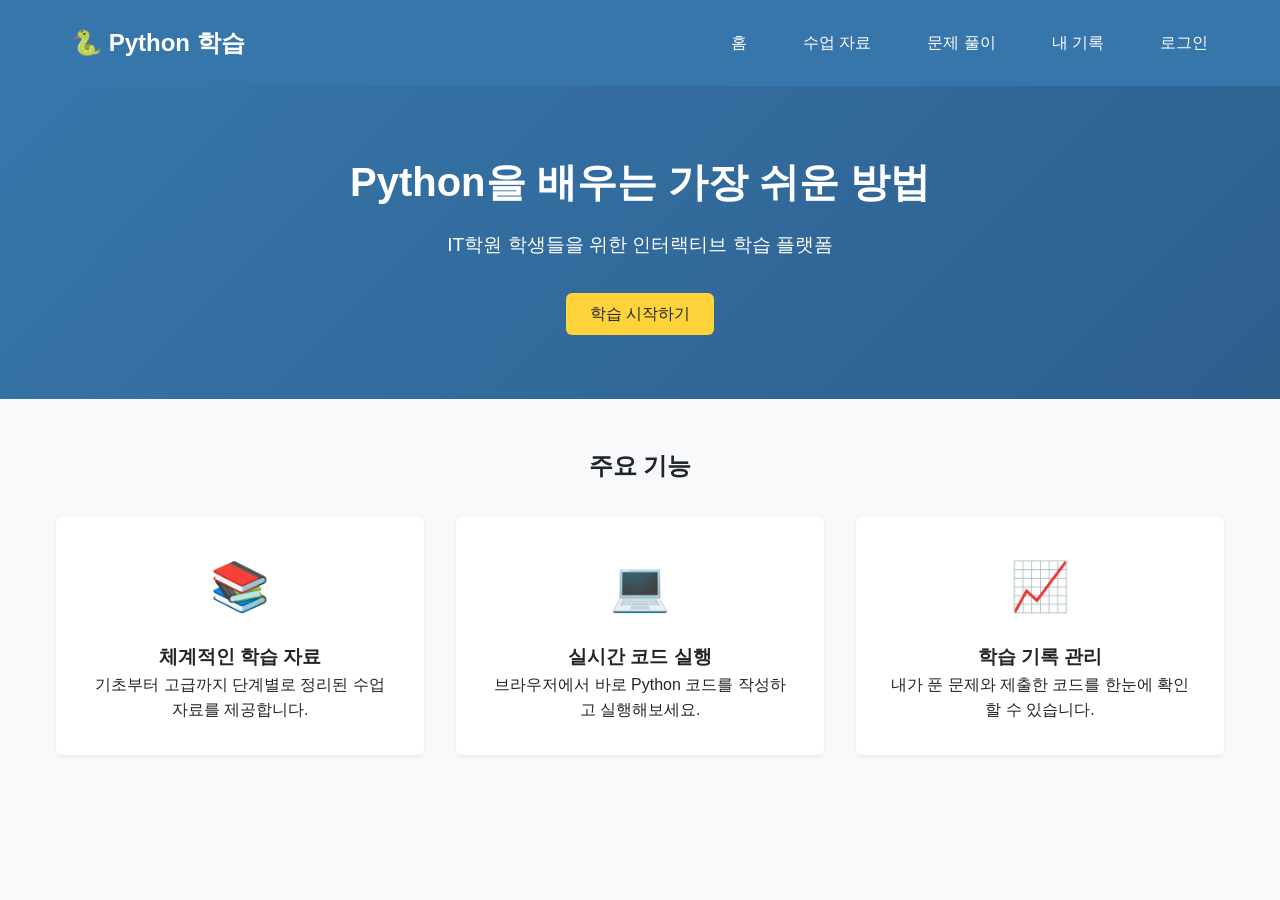
<file: templates/index.html>
<!DOCTYPE html>
<html lang="ko">
<head>
    <meta charset="UTF-8">
    <meta name="viewport" content="width=device-width, initial-scale=1.0">
    <title>Python 학습 플랫폼</title>
    <link rel="stylesheet" href="/static/css/common.css">
    <style>
        .hero {
            background: linear-gradient(135deg, #3776ab 0%, #2d5f8d 100%);
            color: white;
            padding: 4rem 0;
            text-align: center;
        }
        .hero h1 {
            font-size: 2.5rem;
            margin-bottom: 1rem;
        }
        .hero p {
            font-size: 1.2rem;
            margin-bottom: 2rem;
        }
        .features {
            padding: 3rem 0;
        }
        .features-grid {
            display: grid;
            grid-template-columns: repeat(auto-fit, minmax(300px, 1fr));
            gap: 2rem;
            margin-top: 2rem;
        }
        .feature-card {
            background-color: var(--bg-color);
            padding: 2rem;
            border-radius: var(--border-radius);
            box-shadow: var(--shadow-sm);
            text-align: center;
        }
        .feature-icon {
            font-size: 3rem;
            margin-bottom: 1rem;
        }
    </style>
</head>
<body>
    <nav>
        <div class="container">
            <a href="/" class="logo">🐍 Python 학습</a>
            <ul>
                <li><a href="/">홈</a></li>
                <li><a href="/materials">수업 자료</a></li>
                <li><a href="/practice">문제 풀이</a></li>
                <li><a href="/profile/history">내 기록</a></li>
                <li id="auth-nav"></li>
            </ul>
        </div>
    </nav>

    <div class="hero">
        <div class="container">
            <h1>Python을 배우는 가장 쉬운 방법</h1>
            <p>IT학원 학생들을 위한 인터랙티브 학습 플랫폼</p>
            <a href="/materials" class="btn btn-secondary" style="background-color: var(--secondary-color); color: var(--text-color);">
                학습 시작하기
            </a>
        </div>
    </div>

    <div class="features">
        <div class="container">
            <h2 class="text-center" style="margin-bottom: 1rem;">주요 기능</h2>
            <div class="features-grid">
                <div class="feature-card">
                    <div class="feature-icon">📚</div>
                    <h3>체계적인 학습 자료</h3>
                    <p>기초부터 고급까지 단계별로 정리된 수업 자료를 제공합니다.</p>
                </div>
                <div class="feature-card">
                    <div class="feature-icon">💻</div>
                    <h3>실시간 코드 실행</h3>
                    <p>브라우저에서 바로 Python 코드를 작성하고 실행해보세요.</p>
                </div>
                <div class="feature-card">
                    <div class="feature-icon">📈</div>
                    <h3>학습 기록 관리</h3>
                    <p>내가 푼 문제와 제출한 코드를 한눈에 확인할 수 있습니다.</p>
                </div>
            </div>
        </div>
    </div>

    <script src="/static/js/utils.js"></script>
    <script>
        // 로그인 상태에 따라 네비게이션 메뉴 변경
        const authNav = document.getElementById('auth-nav');
        if (isLoggedIn()) {
            const user = getCurrentUser();
            authNav.innerHTML = `
                <span style="color: white; margin-right: 1rem;">👤 ${escapeHtml(user.username)}</span>
                <a href="#" onclick="AuthAPI.logout(); return false;">로그아웃</a>
            `;
        } else {
            authNav.innerHTML = '<a href="/login">로그인</a>';
        }
    </script>
    <script src="/static/js/api.js"></script>
</body>
</html>
</file>
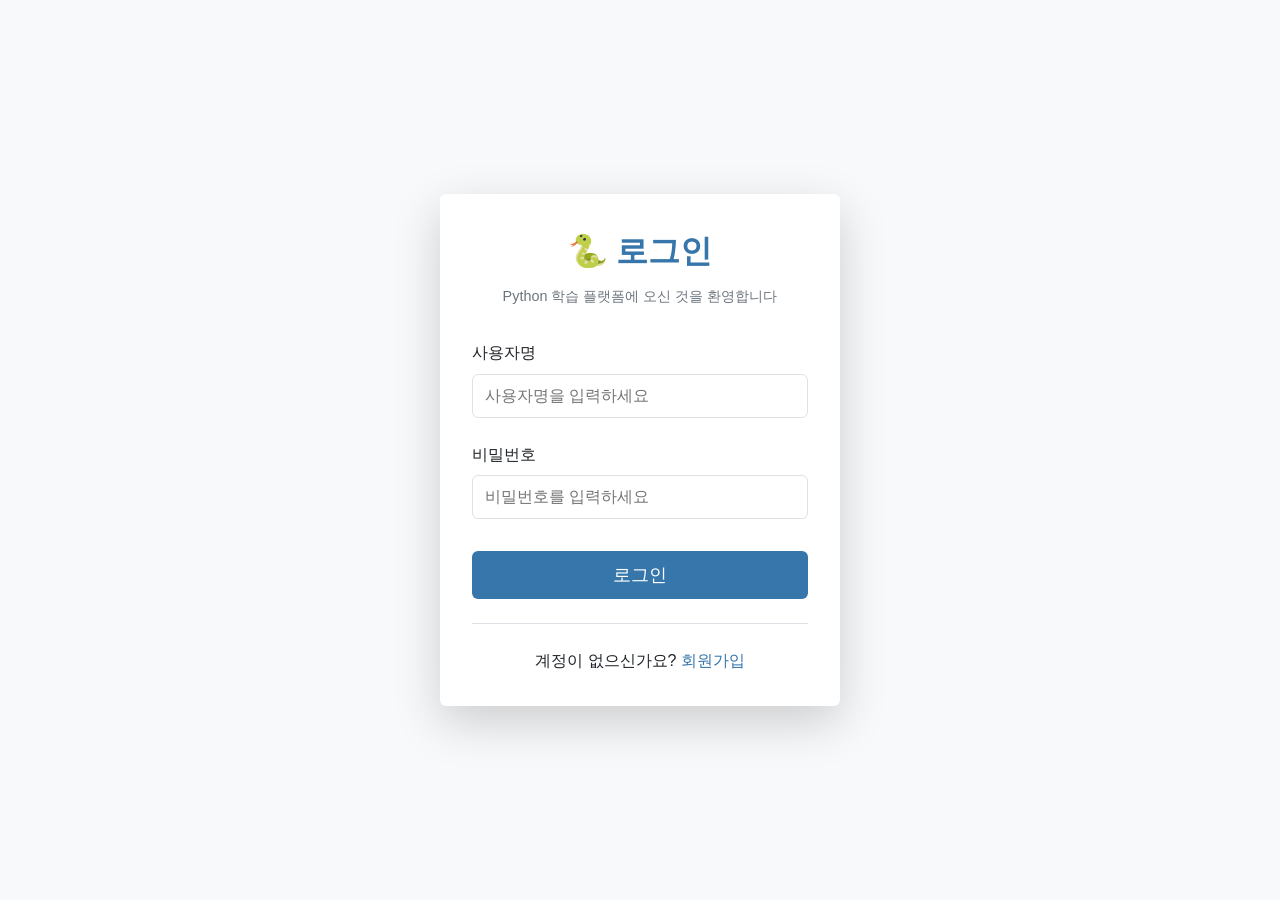
<file: templates/auth/login.html>
<!DOCTYPE html>
<html lang="ko">
<head>
    <meta charset="UTF-8">
    <meta name="viewport" content="width=device-width, initial-scale=1.0">
    <title>로그인 - Python 학습 플랫폼</title>
    <link rel="stylesheet" href="/static/css/common.css">
    <link rel="stylesheet" href="/static/css/auth.css">
</head>
<body>
    <div class="auth-container">
        <div class="auth-card">
            <div class="auth-header">
                <h1>🐍 로그인</h1>
                <p>Python 학습 플랫폼에 오신 것을 환영합니다</p>
            </div>

            <div id="error-message" class="alert alert-error"></div>

            <form id="login-form" class="auth-form">
                <div class="form-group">
                    <label for="username" class="form-label">사용자명</label>
                    <input 
                        type="text" 
                        id="username" 
                        name="username" 
                        class="form-input" 
                        placeholder="사용자명을 입력하세요"
                        required
                        autocomplete="username"
                    >
                </div>

                <div class="form-group">
                    <label for="password" class="form-label">비밀번호</label>
                    <input 
                        type="password" 
                        id="password" 
                        name="password" 
                        class="form-input" 
                        placeholder="비밀번호를 입력하세요"
                        required
                        autocomplete="current-password"
                    >
                </div>

                <button type="submit" class="btn btn-primary" id="submit-btn" data-original-text="로그인">
                    로그인
                </button>
            </form>

            <div class="auth-footer">
                <p>계정이 없으신가요? <a href="/register">회원가입</a></p>
            </div>
        </div>
    </div>

    <div id="loader" class="loader"></div>

    <script src="/static/js/utils.js"></script>
    <script src="/static/js/api.js"></script>
    <script src="/static/js/auth.js"></script>
    <script>
        // 이미 로그인되어 있으면 홈으로 리다이렉트
        if (isLoggedIn()) {
            window.location.href = '/';
        }

        // 로그인 폼 제출 처리
        document.getElementById('login-form').addEventListener('submit', async (e) => {
            e.preventDefault();
            
            const username = document.getElementById('username').value.trim();
            const password = document.getElementById('password').value;
            
            setLoading(true, 'submit-btn');
            
            try {
                const response = await AuthAPI.login(username, password);
                
                if (response.success) {
                    window.location.href = '/';
                }
            } catch (error) {
                showError(error.message);
            } finally {
                setLoading(false, 'submit-btn');
            }
        });
    </script>
</body>
</html>
</file>
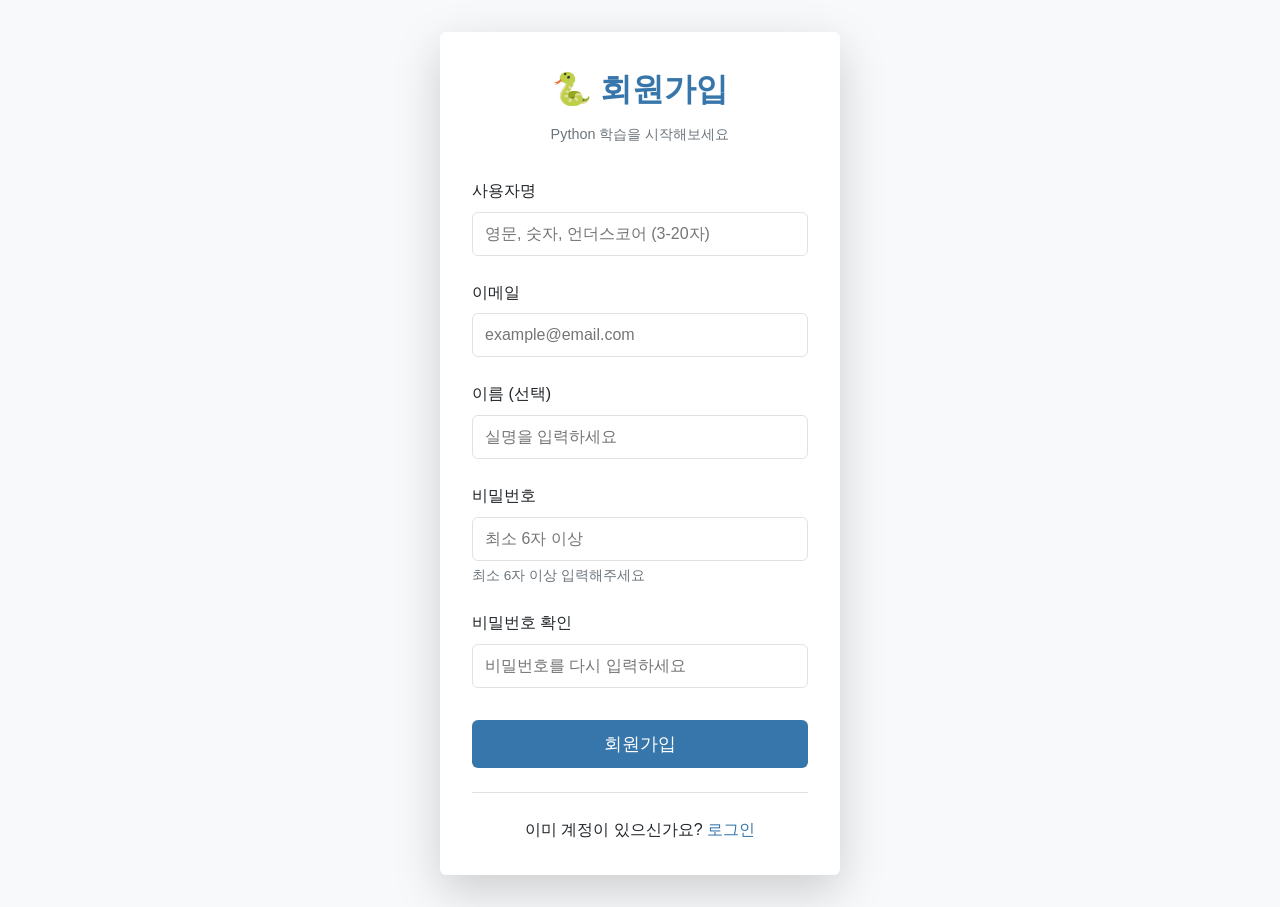
<file: templates/auth/register.html>
<!DOCTYPE html>
<html lang="ko">
<head>
    <meta charset="UTF-8">
    <meta name="viewport" content="width=device-width, initial-scale=1.0">
    <title>회원가입 - Python 학습 플랫폼</title>
    <link rel="stylesheet" href="/static/css/common.css">
    <link rel="stylesheet" href="/static/css/auth.css">
</head>
<body>
    <div class="auth-container">
        <div class="auth-card">
            <div class="auth-header">
                <h1>🐍 회원가입</h1>
                <p>Python 학습을 시작해보세요</p>
            </div>

            <div id="error-message" class="alert alert-error"></div>

            <form id="register-form" class="auth-form">
                <div class="form-group">
                    <label for="username" class="form-label">사용자명</label>
                    <input 
                        type="text" 
                        id="username" 
                        name="username" 
                        class="form-input" 
                        placeholder="영문, 숫자, 언더스코어 (3-20자)"
                        required
                        autocomplete="username"
                    >
                </div>

                <div class="form-group">
                    <label for="email" class="form-label">이메일</label>
                    <input 
                        type="email" 
                        id="email" 
                        name="email" 
                        class="form-input" 
                        placeholder="example@email.com"
                        required
                        autocomplete="email"
                    >
                </div>

                <div class="form-group">
                    <label for="full-name" class="form-label">이름 (선택)</label>
                    <input 
                        type="text" 
                        id="full-name" 
                        name="full-name" 
                        class="form-input" 
                        placeholder="실명을 입력하세요"
                        autocomplete="name"
                    >
                </div>

                <div class="form-group">
                    <label for="password" class="form-label">비밀번호</label>
                    <input 
                        type="password" 
                        id="password" 
                        name="password" 
                        class="form-input" 
                        placeholder="최소 6자 이상"
                        required
                        autocomplete="new-password"
                    >
                    <div class="password-requirements">
                        최소 6자 이상 입력해주세요
                    </div>
                </div>

                <div class="form-group">
                    <label for="password-confirm" class="form-label">비밀번호 확인</label>
                    <input 
                        type="password" 
                        id="password-confirm" 
                        name="password-confirm" 
                        class="form-input" 
                        placeholder="비밀번호를 다시 입력하세요"
                        required
                        autocomplete="new-password"
                    >
                </div>

                <button type="submit" class="btn btn-primary" id="submit-btn" data-original-text="회원가입">
                    회원가입
                </button>
            </form>

            <div class="auth-footer">
                <p>이미 계정이 있으신가요? <a href="/login">로그인</a></p>
            </div>
        </div>
    </div>

    <div id="loader" class="loader"></div>

    <script src="/static/js/utils.js"></script>
    <script src="/static/js/api.js"></script>
    <script src="/static/js/auth.js"></script>
    <script>
        // 이미 로그인되어 있으면 홈으로 리다이렉트
        if (isLoggedIn()) {
            window.location.href = '/';
        }

        // 회원가입 폼 제출 처리
        document.getElementById('register-form').addEventListener('submit', async (e) => {
            e.preventDefault();
            
            const username = document.getElementById('username').value.trim();
            const email = document.getElementById('email').value.trim();
            const fullName = document.getElementById('full-name').value.trim();
            const password = document.getElementById('password').value;
            const passwordConfirm = document.getElementById('password-confirm').value;
            
            // 비밀번호 확인
            if (password !== passwordConfirm) {
                showError('비밀번호가 일치하지 않습니다');
                return;
            }
            
            setLoading(true, 'submit-btn');
            
            try {
                const response = await AuthAPI.register(username, email, password, fullName);
                
                if (response.success) {
                    window.location.href = '/';
                }
            } catch (error) {
                showError(error.message);
            } finally {
                setLoading(false, 'submit-btn');
            }
        });
    </script>
</body>
</html>
</file>
<file: static/css/common.css>
/**
 * 공통 스타일
 */

/* CSS 변수 정의 */
:root {
    --primary-color: #3776ab;
    --secondary-color: #ffd43b;
    --success-color: #28a745;
    --error-color: #dc3545;
    --warning-color: #ffc107;
    --info-color: #17a2b8;
    
    --bg-color: #ffffff;
    --bg-secondary: #f8f9fa;
    --text-color: #212529;
    --text-secondary: #6c757d;
    --border-color: #dee2e6;
    
    --font-family: -apple-system, BlinkMacSystemFont, 'Segoe UI', 'Roboto', 'Helvetica', 'Arial', sans-serif;
    --code-font: 'Courier New', Courier, monospace;
    
    --shadow-sm: 0 0.125rem 0.25rem rgba(0, 0, 0, 0.075);
    --shadow-md: 0 0.5rem 1rem rgba(0, 0, 0, 0.15);
    --shadow-lg: 0 1rem 3rem rgba(0, 0, 0, 0.175);
    
    --border-radius: 0.375rem;
    --transition: all 0.3s ease;
}

/* 기본 스타일 */
* {
    margin: 0;
    padding: 0;
    box-sizing: border-box;
}

body {
    font-family: var(--font-family);
    color: var(--text-color);
    background-color: var(--bg-secondary);
    line-height: 1.6;
}

/* 컨테이너 */
.container {
    max-width: 1200px;
    margin: 0 auto;
    padding: 0 1rem;
}

.container-sm {
    max-width: 600px;
    margin: 0 auto;
    padding: 0 1rem;
}

/* 네비게이션 */
nav {
    background-color: var(--primary-color);
    color: white;
    padding: 1rem 0;
    box-shadow: var(--shadow-md);
}

nav .container {
    display: flex;
    justify-content: space-between;
    align-items: center;
}

nav .logo {
    font-size: 1.5rem;
    font-weight: bold;
    color: white;
    text-decoration: none;
}

nav ul {
    list-style: none;
    display: flex;
    gap: 1.5rem;
    align-items: center;
}

nav a {
    color: white;
    text-decoration: none;
    transition: var(--transition);
    padding: 0.5rem 1rem;
    border-radius: var(--border-radius);
}

nav a:hover,
nav a.active {
    background-color: rgba(255, 255, 255, 0.2);
}

/* 버튼 */
.btn {
    display: inline-block;
    padding: 0.5rem 1.5rem;
    border: none;
    border-radius: var(--border-radius);
    font-size: 1rem;
    cursor: pointer;
    transition: var(--transition);
    text-decoration: none;
    text-align: center;
}

.btn-primary {
    background-color: var(--primary-color);
    color: white;
}

.btn-primary:hover {
    background-color: #2d5f8d;
}

.btn-secondary {
    background-color: var(--text-secondary);
    color: white;
}

.btn-secondary:hover {
    background-color: #5a6268;
}

.btn-success {
    background-color: var(--success-color);
    color: white;
}

.btn-danger {
    background-color: var(--error-color);
    color: white;
}

.btn:disabled {
    opacity: 0.6;
    cursor: not-allowed;
}

/* 카드 */
.card {
    background-color: var(--bg-color);
    border-radius: var(--border-radius);
    box-shadow: var(--shadow-sm);
    padding: 1.5rem;
    margin-bottom: 1rem;
}

.card-header {
    font-size: 1.25rem;
    font-weight: bold;
    margin-bottom: 1rem;
    padding-bottom: 0.5rem;
    border-bottom: 2px solid var(--border-color);
}

/* 폼 */
.form-group {
    margin-bottom: 1rem;
}

.form-label {
    display: block;
    margin-bottom: 0.5rem;
    font-weight: 500;
}

.form-input {
    width: 100%;
    padding: 0.75rem;
    border: 1px solid var(--border-color);
    border-radius: var(--border-radius);
    font-size: 1rem;
    transition: var(--transition);
}

.form-input:focus {
    outline: none;
    border-color: var(--primary-color);
    box-shadow: 0 0 0 0.2rem rgba(55, 118, 171, 0.25);
}

textarea.form-input {
    resize: vertical;
    min-height: 100px;
    font-family: var(--code-font);
}

/* 알림 메시지 */
.alert {
    padding: 1rem;
    border-radius: var(--border-radius);
    margin-bottom: 1rem;
    display: none;
}

.alert-error {
    background-color: #f8d7da;
    color: #721c24;
    border: 1px solid #f5c6cb;
}

.alert-success {
    background-color: #d4edda;
    color: #155724;
    border: 1px solid #c3e6cb;
}

.alert-info {
    background-color: #d1ecf1;
    color: #0c5460;
    border: 1px solid #bee5eb;
}

/* 로딩 스피너 */
.loader {
    border: 4px solid var(--border-color);
    border-top: 4px solid var(--primary-color);
    border-radius: 50%;
    width: 40px;
    height: 40px;
    animation: spin 1s linear infinite;
    margin: 2rem auto;
    display: none;
}

@keyframes spin {
    0% { transform: rotate(0deg); }
    100% { transform: rotate(360deg); }
}

/* 유틸리티 클래스 */
.text-center {
    text-align: center;
}

.text-right {
    text-align: right;
}

.mt-1 { margin-top: 0.5rem; }
.mt-2 { margin-top: 1rem; }
.mt-3 { margin-top: 1.5rem; }

.mb-1 { margin-bottom: 0.5rem; }
.mb-2 { margin-bottom: 1rem; }
.mb-3 { margin-bottom: 1.5rem; }

.p-1 { padding: 0.5rem; }
.p-2 { padding: 1rem; }
.p-3 { padding: 1.5rem; }

/* 반응형 */
@media (max-width: 768px) {
    nav ul {
        gap: 0.5rem;
    }
    
    nav a {
        padding: 0.5rem;
        font-size: 0.9rem;
    }
}
</file>
<file: static/css/auth.css>
/**
 * 로그인/회원가입 페이지 스타일
 */

.auth-container {
    min-height: 100vh;
    display: flex;
    align-items: center;
    justify-content: center;
    padding: 2rem 1rem;
}

.auth-card {
    background-color: var(--bg-color);
    border-radius: var(--border-radius);
    box-shadow: var(--shadow-lg);
    padding: 2rem;
    width: 100%;
    max-width: 400px;
}

.auth-header {
    text-align: center;
    margin-bottom: 2rem;
}

.auth-header h1 {
    color: var(--primary-color);
    margin-bottom: 0.5rem;
}

.auth-header p {
    color: var(--text-secondary);
    font-size: 0.9rem;
}

.auth-form .form-group {
    margin-bottom: 1.5rem;
}

.auth-form .btn {
    width: 100%;
    padding: 0.75rem;
    font-size: 1.1rem;
    margin-top: 0.5rem;
}

.auth-footer {
    text-align: center;
    margin-top: 1.5rem;
    padding-top: 1.5rem;
    border-top: 1px solid var(--border-color);
}

.auth-footer a {
    color: var(--primary-color);
    text-decoration: none;
}

.auth-footer a:hover {
    text-decoration: underline;
}

.password-requirements {
    font-size: 0.85rem;
    color: var(--text-secondary);
    margin-top: 0.25rem;
}
</file>
